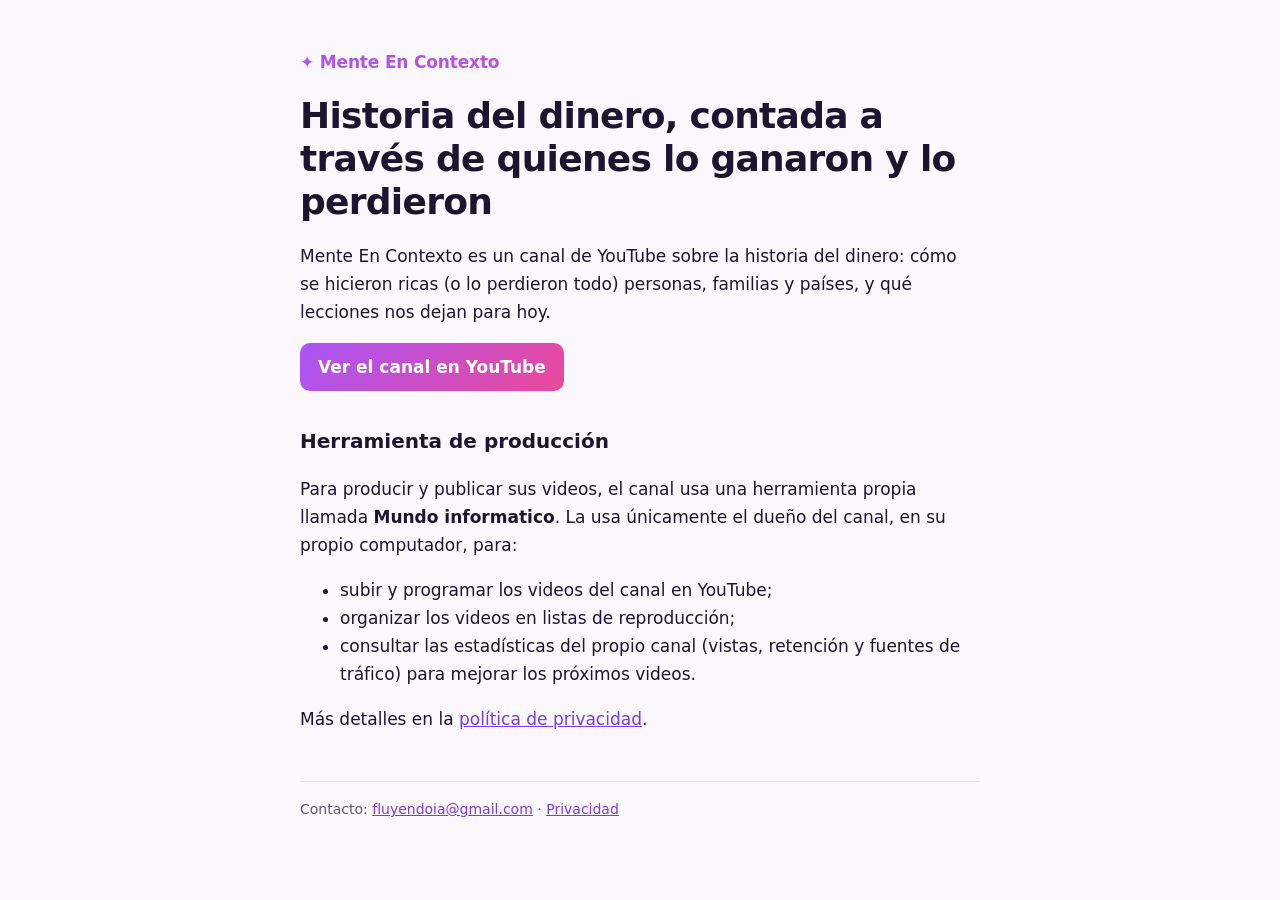
<file: index.html>
<!doctype html>
<html lang="es">
<head>
  <meta charset="utf-8">
  <meta name="viewport" content="width=device-width, initial-scale=1">
  <title>Mente En Contexto</title>
  <meta name="description" content="Canal de YouTube de historia del dinero: cómo se hicieron ricas personas, familias y países, y qué lecciones nos dejan hoy.">
  <link rel="stylesheet" href="estilo.css">
</head>
<body>
  <main>
    <p class="marca">✦ Mente En Contexto</p>
    <h1>Historia del dinero, contada a través de quienes lo ganaron y lo perdieron</h1>
    <p>Mente En Contexto es un canal de YouTube sobre la historia del dinero: cómo se hicieron ricas (o lo perdieron todo) personas, familias y países, y qué lecciones nos dejan para hoy.</p>
    <p><a class="boton" href="https://www.youtube.com/channel/UCufa6SF1fAqpEP5lmNUUcSw">Ver el canal en YouTube</a></p>

    <h2>Herramienta de producción</h2>
    <p>Para producir y publicar sus videos, el canal usa una herramienta propia llamada <b>Mundo informatico</b>. La usa únicamente el dueño del canal, en su propio computador, para:</p>
    <ul>
      <li>subir y programar los videos del canal en YouTube;</li>
      <li>organizar los videos en listas de reproducción;</li>
      <li>consultar las estadísticas del propio canal (vistas, retención y fuentes de tráfico) para mejorar los próximos videos.</li>
    </ul>
    <p>Más detalles en la <a href="privacidad.html">política de privacidad</a>.</p>

    <footer>Contacto: <a href="mailto:fluyendoia@gmail.com">fluyendoia@gmail.com</a> · <a href="privacidad.html">Privacidad</a></footer>
  </main>
</body>
</html>
</file>
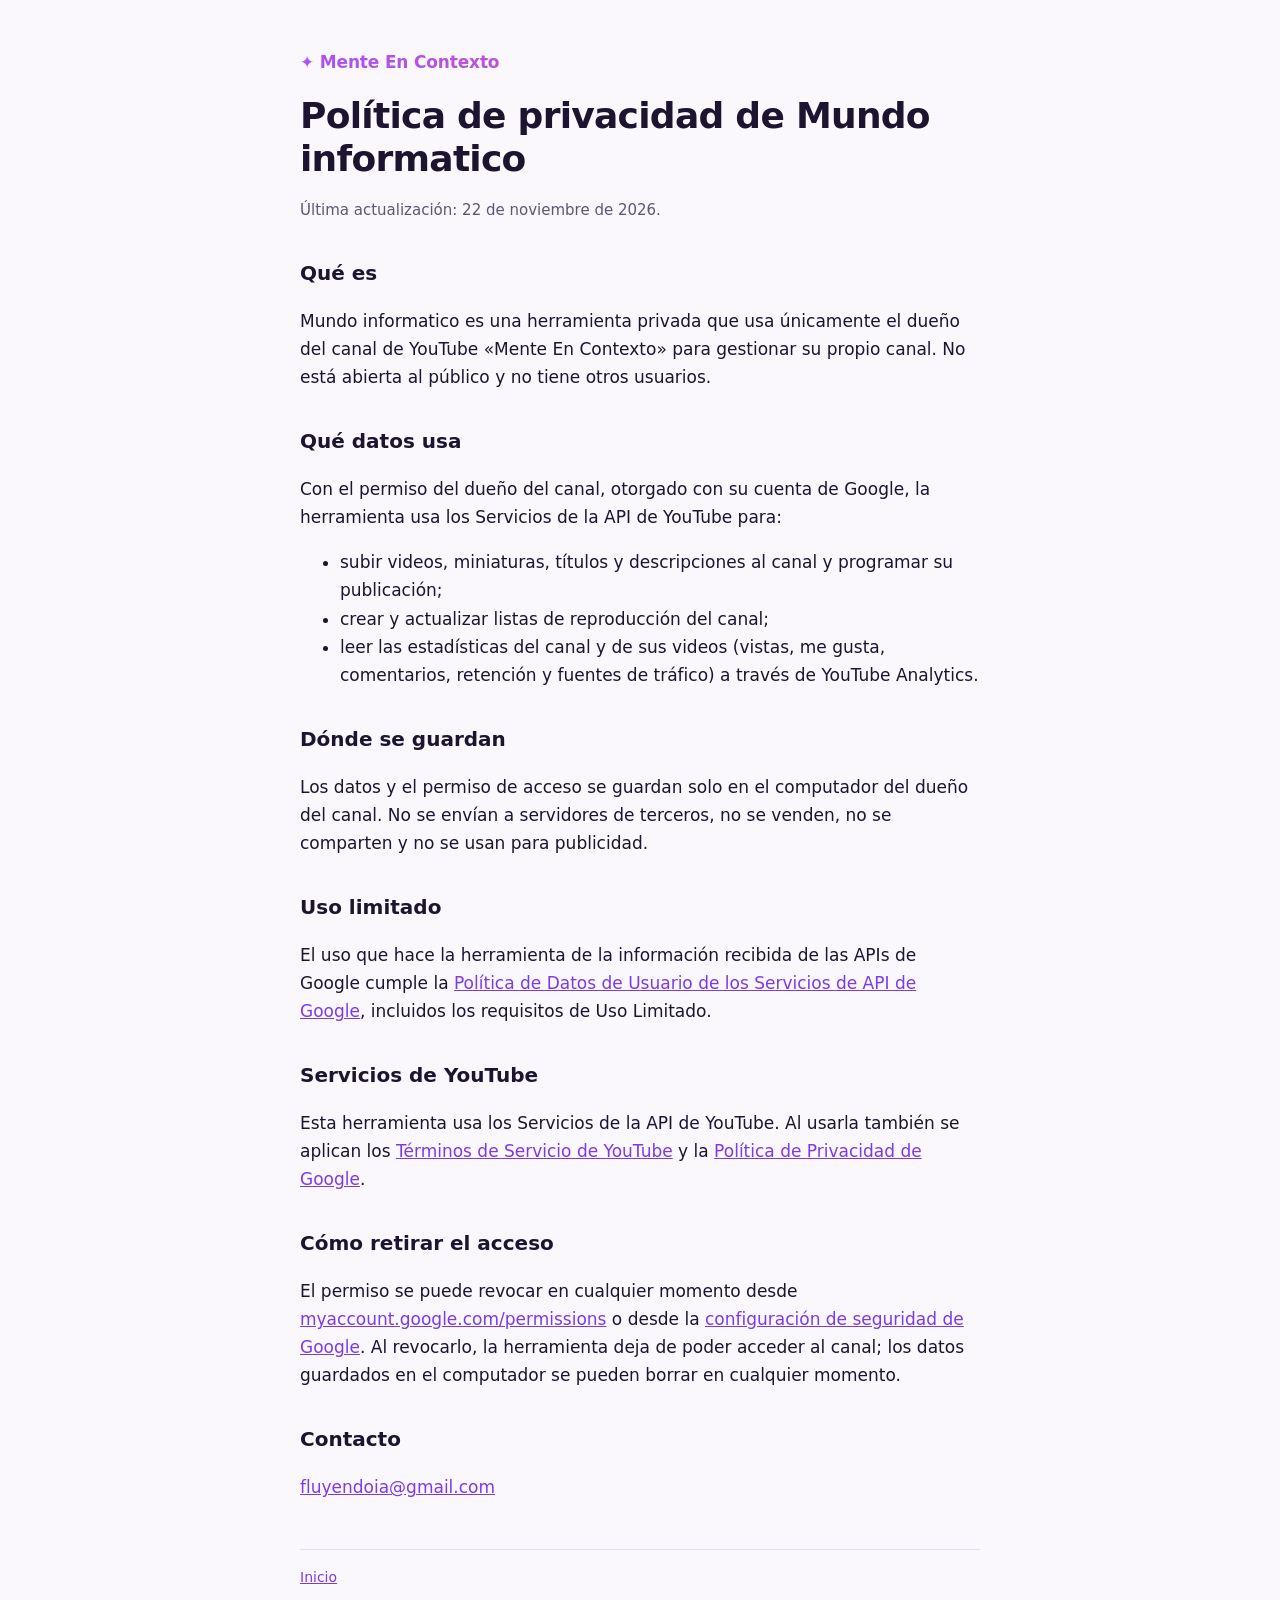
<file: privacidad.html>
<!doctype html>
<html lang="es">
<head>
  <meta charset="utf-8">
  <meta name="viewport" content="width=device-width, initial-scale=1">
  <title>Política de privacidad — Mundo informatico</title>
  <link rel="stylesheet" href="estilo.css">
</head>
<body>
  <main>
    <p class="marca"><a href="index.html">✦ Mente En Contexto</a></p>
    <h1>Política de privacidad de Mundo informatico</h1>
    <p class="nota">Última actualización: 22 de noviembre de 2026.</p>

    <h2>Qué es</h2>
    <p>Mundo informatico es una herramienta privada que usa únicamente el dueño del canal de YouTube «Mente En Contexto» para gestionar su propio canal. No está abierta al público y no tiene otros usuarios.</p>

    <h2>Qué datos usa</h2>
    <p>Con el permiso del dueño del canal, otorgado con su cuenta de Google, la herramienta usa los Servicios de la API de YouTube para:</p>
    <ul>
      <li>subir videos, miniaturas, títulos y descripciones al canal y programar su publicación;</li>
      <li>crear y actualizar listas de reproducción del canal;</li>
      <li>leer las estadísticas del canal y de sus videos (vistas, me gusta, comentarios, retención y fuentes de tráfico) a través de YouTube Analytics.</li>
    </ul>

    <h2>Dónde se guardan</h2>
    <p>Los datos y el permiso de acceso se guardan solo en el computador del dueño del canal. No se envían a servidores de terceros, no se venden, no se comparten y no se usan para publicidad.</p>

    <h2>Uso limitado</h2>
    <p>El uso que hace la herramienta de la información recibida de las APIs de Google cumple la <a href="https://developers.google.com/terms/api-services-user-data-policy">Política de Datos de Usuario de los Servicios de API de Google</a>, incluidos los requisitos de Uso Limitado.</p>

    <h2>Servicios de YouTube</h2>
    <p>Esta herramienta usa los Servicios de la API de YouTube. Al usarla también se aplican los <a href="https://www.youtube.com/t/terms">Términos de Servicio de YouTube</a> y la <a href="https://policies.google.com/privacy">Política de Privacidad de Google</a>.</p>

    <h2>Cómo retirar el acceso</h2>
    <p>El permiso se puede revocar en cualquier momento desde <a href="https://myaccount.google.com/permissions">myaccount.google.com/permissions</a> o desde la <a href="https://security.google.com/settings/security/permissions">configuración de seguridad de Google</a>. Al revocarlo, la herramienta deja de poder acceder al canal; los datos guardados en el computador se pueden borrar en cualquier momento.</p>

    <h2>Contacto</h2>
    <p><a href="mailto:fluyendoia@gmail.com">fluyendoia@gmail.com</a></p>

    <footer><a href="index.html">Inicio</a></footer>
  </main>
</body>
</html>
</file>
<file: estilo.css>
:root { --bg: #0f0b18; --panel: #191325; --line: #2e2440; --text: #f1ecfa; --muted: #9b90b3; --a: #d8b4fe; }
@media (prefers-color-scheme: light) { :root { --bg: #faf8fd; --panel: #fff; --line: #e6dff1; --text: #1d1530; --muted: #5f5675; --a: #7c3aed; } }
* { box-sizing: border-box; }
body { margin: 0; background: var(--bg); color: var(--text); font: 17px/1.65 "Segoe UI", system-ui, -apple-system, sans-serif; }
main { max-width: 720px; margin: 0 auto; padding: 48px 20px 64px; }
.marca { font-weight: 800; letter-spacing: -.01em; background: linear-gradient(135deg, #a855f7, #ec4899); -webkit-background-clip: text; background-clip: text; color: transparent; margin: 0 0 18px; }
.marca a { color: inherit; text-decoration: none; }
h1 { font-size: clamp(26px, 5vw, 36px); line-height: 1.2; letter-spacing: -.02em; margin: 0 0 18px; }
h2 { font-size: 20px; margin: 34px 0 8px; }
p, li { color: var(--text); } .nota { color: var(--muted); font-size: 15px; }
a { color: var(--a); }
.boton { display: inline-block; padding: 10px 18px; border-radius: 10px; color: #fff; text-decoration: none; font-weight: 650; background: linear-gradient(135deg, #a855f7, #ec4899); }
footer { margin-top: 48px; padding-top: 16px; border-top: 1px solid var(--line); color: var(--muted); font-size: 14px; }
</file>
